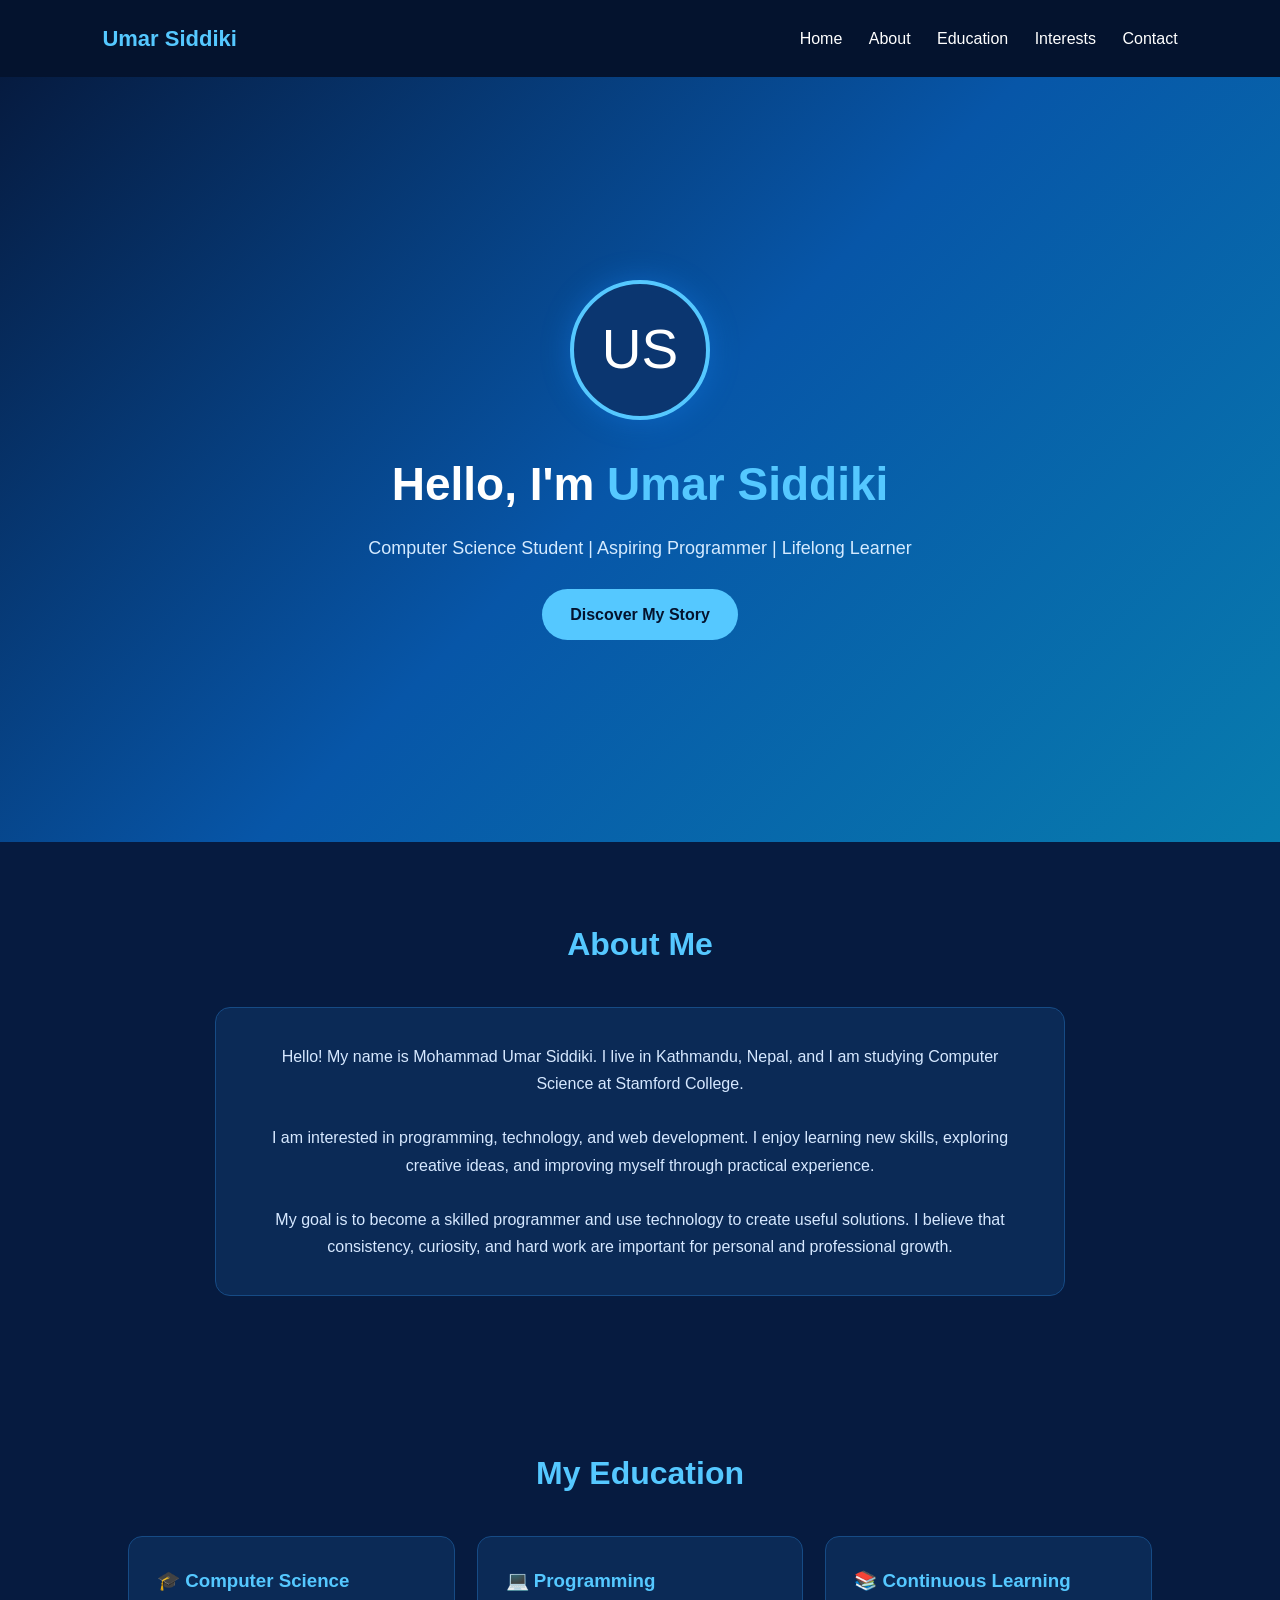
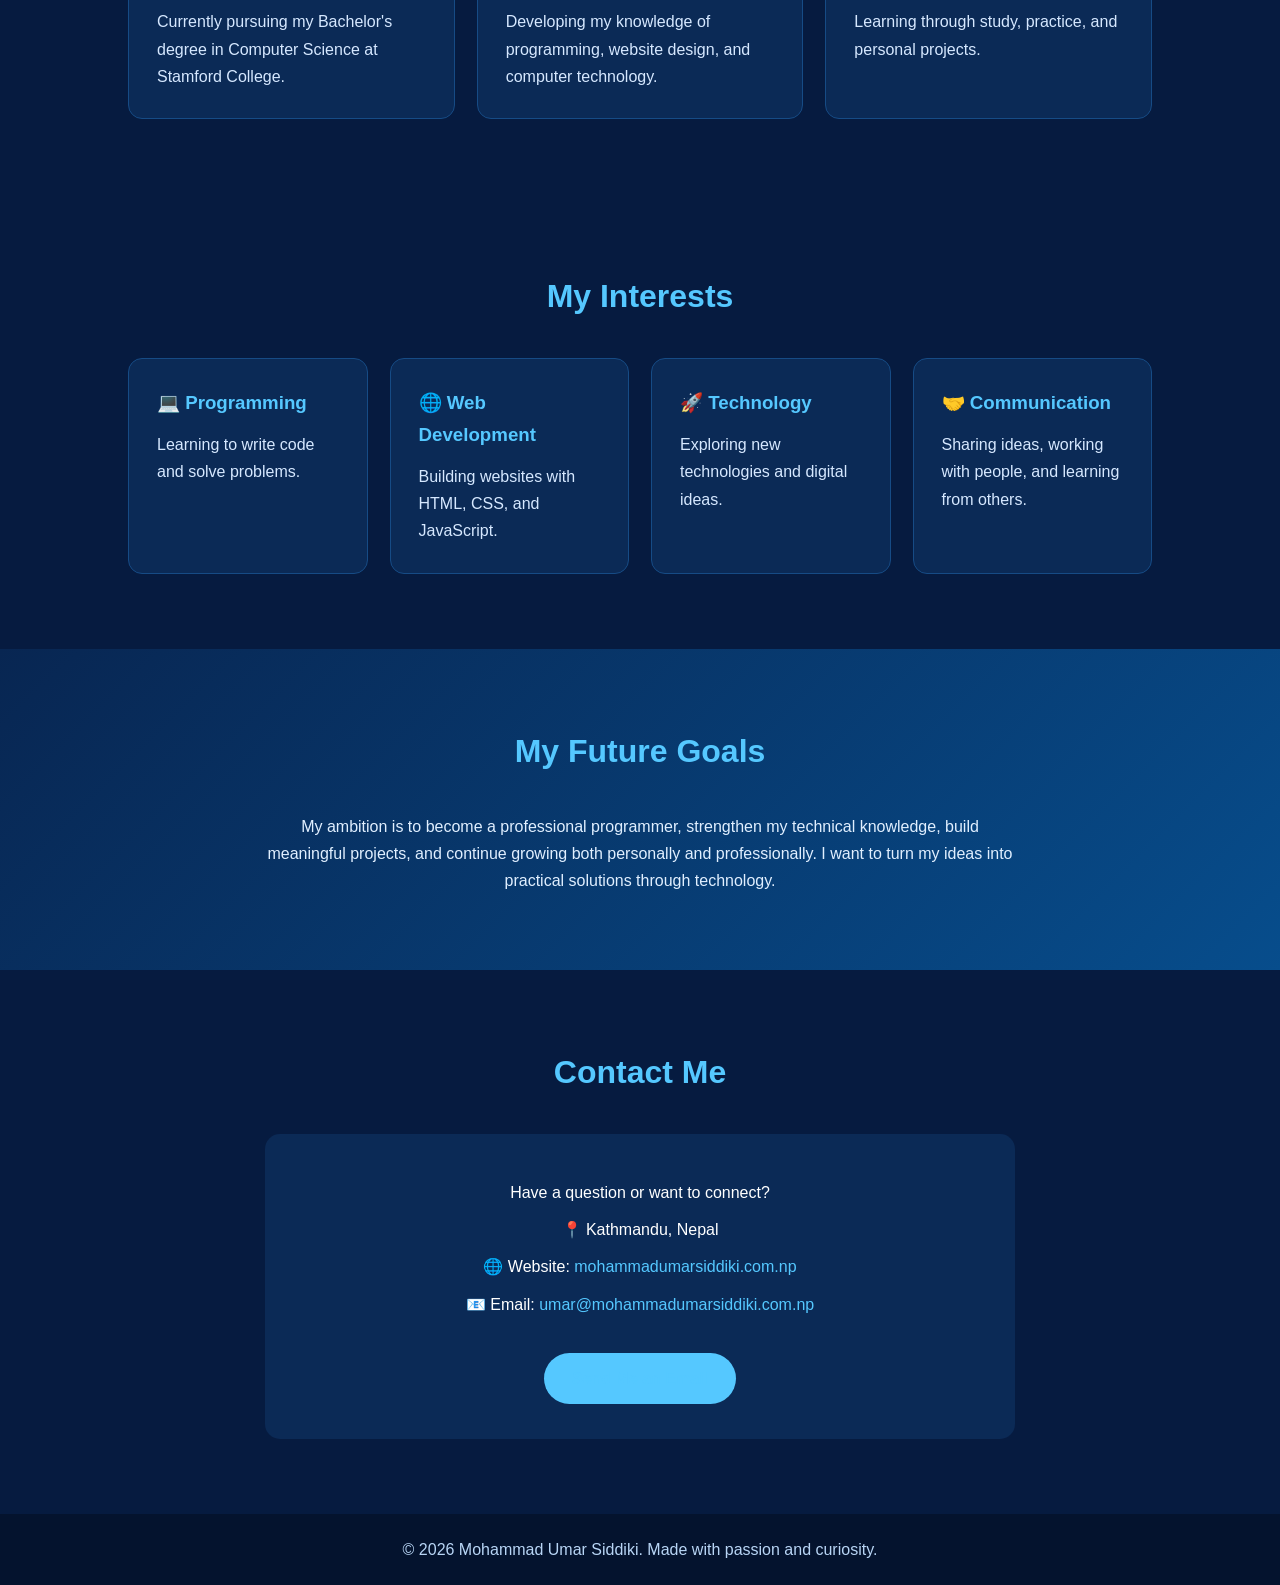
<file: Index.html>
<!DOCTYPE html>
<html lang="en">
<head>
    <meta charset="UTF-8">
    <meta name="viewport" content="width=device-width, initial-scale=1.0">

    <title>About Me | Mohammad Umar Siddiki</title>

    <style>
        * {
            margin: 0;
            padding: 0;
            box-sizing: border-box;
            scroll-behavior: smooth;
        }

        body {
            font-family: Arial, sans-serif;
            background: #061b40;
            color: white;
            line-height: 1.7;
        }

        /* Navigation */
        nav {
            display: flex;
            justify-content: space-between;
            align-items: center;
            padding: 20px 8%;
            background: #04132e;
            position: sticky;
            top: 0;
            z-index: 100;
        }

        .logo {
            color: #55c8ff;
            font-size: 22px;
            font-weight: bold;
        }

        nav a {
            color: white;
            text-decoration: none;
            margin-left: 22px;
            transition: 0.3s;
        }

        nav a:hover {
            color: #55c8ff;
        }

        /* Hero Section */
        .hero {
            min-height: 85vh;
            display: flex;
            flex-direction: column;
            justify-content: center;
            align-items: center;
            text-align: center;
            padding: 50px 20px;
            background: linear-gradient(135deg, #061b40, #0756a8, #087cae);
        }

        .profile {
            width: 140px;
            height: 140px;
            border: 4px solid #55c8ff;
            border-radius: 50%;
            display: flex;
            justify-content: center;
            align-items: center;
            background: #0b3670;
            font-size: 55px;
            margin-bottom: 25px;
            box-shadow: 0 0 30px #168bff55;
        }

        .hero h1 {
            font-size: 46px;
            margin-bottom: 10px;
        }

        .hero h1 span {
            color: #55c8ff;
        }

        .hero p {
            font-size: 18px;
            color: #d4eaff;
            max-width: 650px;
        }

        .button {
            display: inline-block;
            margin-top: 25px;
            padding: 12px 28px;
            background: #55c8ff;
            color: #04132e;
            text-decoration: none;
            font-weight: bold;
            border-radius: 30px;
            transition: 0.3s;
        }

        .button:hover {
            background: white;
            transform: translateY(-3px);
        }

        /* General Sections */
        section {
            padding: 75px 10%;
        }

        .section-title {
            font-size: 32px;
            color: #55c8ff;
            text-align: center;
            margin-bottom: 35px;
        }

        .about-box {
            max-width: 850px;
            margin: auto;
            background: #0b2a56;
            padding: 35px;
            border-radius: 15px;
            border: 1px solid #164b85;
            text-align: center;
        }

        .about-box p {
            color: #d6e8ff;
        }

        /* Cards */
        .cards {
            display: grid;
            grid-template-columns: repeat(auto-fit, minmax(220px, 1fr));
            gap: 22px;
        }

        .card {
            background: #0b2a56;
            padding: 28px;
            border-radius: 14px;
            border: 1px solid #164b85;
            transition: 0.3s;
        }

        .card:hover {
            transform: translateY(-7px);
            border-color: #55c8ff;
            box-shadow: 0 10px 25px #00000025;
        }

        .card h3 {
            color: #55c8ff;
            margin-bottom: 12px;
        }

        .card p {
            color: #d6e8ff;
        }

        /* Goals */
        .goals {
            background: linear-gradient(135deg, #082652, #074d8c);
            text-align: center;
        }

        .goals p {
            max-width: 750px;
            margin: auto;
            color: #e0efff;
        }

        /* Contact */
        .contact-box {
            text-align: center;
            background: #0b2a56;
            max-width: 750px;
            margin: auto;
            padding: 35px;
            border-radius: 15px;
        }

        .contact-box p {
            margin: 10px 0;
        }

        .contact-box a {
            color: #55c8ff;
            text-decoration: none;
        }

        /* Footer */
        footer {
            text-align: center;
            padding: 22px;
            background: #04132e;
            color: #b8d5f5;
        }

        /* Mobile */
        @media (max-width: 650px) {
            nav {
                flex-direction: column;
                gap: 12px;
            }

            nav a {
                margin: 0 7px;
                font-size: 14px;
            }

            .hero h1 {
                font-size: 32px;
            }

            .hero p {
                font-size: 16px;
            }

            section {
                padding: 55px 7%;
            }

            .about-box {
                padding: 25px;
            }
        }
    </style>
</head>

<body>

    <!-- Navigation -->
    <nav>
        <div class="logo">Umar Siddiki</div>

        <div>
            <a href="#home">Home</a>
            <a href="#about">About</a>
            <a href="#education">Education</a>
            <a href="#interests">Interests</a>
            <a href="#contact">Contact</a>
        </div>
    </nav>

    <!-- Home -->
    <header class="hero" id="home">
        <div class="profile">US</div>

        <h1>Hello, I'm <span>Umar Siddiki</span></h1>

        <p>
            Computer Science Student | Aspiring Programmer |
            Lifelong Learner
        </p>

        <a href="#about" class="button">Discover My Story</a>
    </header>

    <!-- About Me -->
    <section id="about">
        <h2 class="section-title">About Me</h2>

        <div class="about-box">
            <p>
                Hello! My name is Mohammad Umar Siddiki.
                I live in Kathmandu, Nepal, and I am studying
                Computer Science at Stamford College.
            </p>

            <br>

            <p>
                I am interested in programming, technology,
                and web development. I enjoy learning new skills,
                exploring creative ideas, and improving myself
                through practical experience.
            </p>

            <br>

            <p>
                My goal is to become a skilled programmer and
                use technology to create useful solutions.
                I believe that consistency, curiosity, and hard
                work are important for personal and professional growth.
            </p>
        </div>
    </section>

    <!-- Education -->
    <section id="education">
        <h2 class="section-title">My Education</h2>

        <div class="cards">
            <div class="card">
                <h3>🎓 Computer Science</h3>
                <p>
                    Currently pursuing my Bachelor's degree
                    in Computer Science at Stamford College.
                </p>
            </div>

            <div class="card">
                <h3>💻 Programming</h3>
                <p>
                    Developing my knowledge of programming,
                    website design, and computer technology.
                </p>
            </div>

            <div class="card">
                <h3>📚 Continuous Learning</h3>
                <p>
                    Learning through study, practice,
                    and personal projects.
                </p>
            </div>
        </div>
    </section>

    <!-- Interests -->
    <section id="interests">
        <h2 class="section-title">My Interests</h2>

        <div class="cards">
            <div class="card">
                <h3>💻 Programming</h3>
                <p>Learning to write code and solve problems.</p>
            </div>

            <div class="card">
                <h3>🌐 Web Development</h3>
                <p>Building websites with HTML, CSS, and JavaScript.</p>
            </div>

            <div class="card">
                <h3>🚀 Technology</h3>
                <p>Exploring new technologies and digital ideas.</p>
            </div>

            <div class="card">
                <h3>🤝 Communication</h3>
                <p>Sharing ideas, working with people, and learning from others.</p>
            </div>
        </div>
    </section>

    <!-- Goals -->
    <section class="goals" id="goals">
        <h2 class="section-title">My Future Goals</h2>

        <p>
            My ambition is to become a professional programmer,
            strengthen my technical knowledge, build meaningful
            projects, and continue growing both personally
            and professionally. I want to turn my ideas into
            practical solutions through technology.
        </p>
    </section>

    <!-- Contact -->
    <section id="contact">
        <h2 class="section-title">Contact Me</h2>

        <div class="contact-box">
            <p>Have a question or want to connect?</p>

            <p>
                📍 Kathmandu, Nepal
            </p>

            <p>
                🌐 Website:
                <a href="https://mohammadumarsiddiki.com.np">
                    mohammadumarsiddiki.com.np
                </a>
            </p>

            <p>
                📧 Email:
                <a href="mailto:umar@mohammadumarsiddiki.com.np">
                    umar@mohammadumarsiddiki.com.np
                </a>
            </p>

            <a href="mailto:umar@mohammadumarsiddiki.com.np"
               class="button">Send Me an Email</a>
        </div>
    </section>

    <!-- Footer -->
    <footer>
        <p>
            &copy; 2026 Mohammad Umar Siddiki.
            Made with passion and curiosity.
        </p>
    </footer>

</body>
</html>
</file>
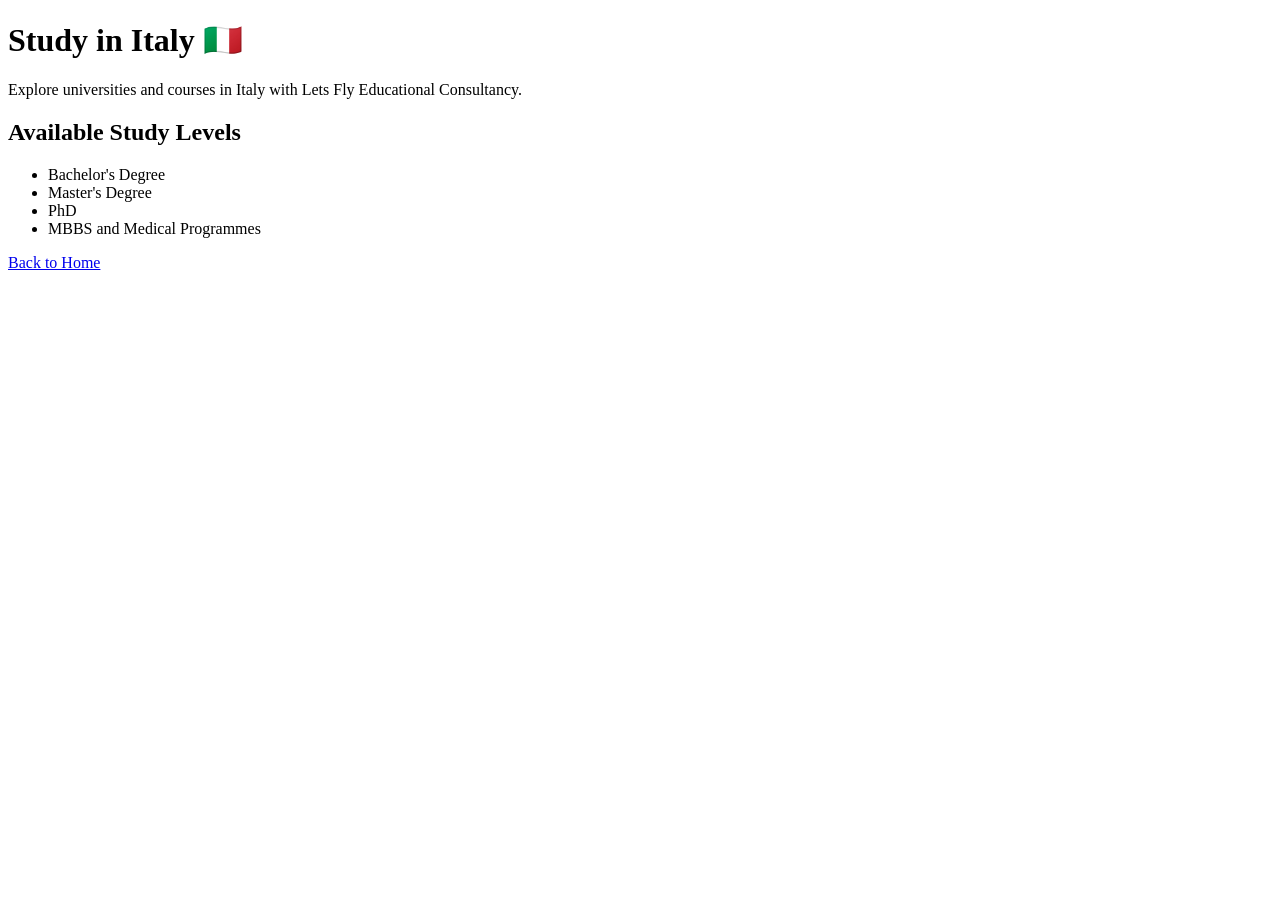
<file: countries/italy.html>
<!DOCTYPE html>
<html lang="en">
<head>
    <meta charset="UTF-8">
    <meta name="viewport" content="width=device-width, initial-scale=1.0">
    <title>Study in Italy | Lets Fly</title>
</head>
<body>

    <h1>Study in Italy 🇮🇹</h1>

    <p>Explore universities and courses in Italy with Lets Fly Educational Consultancy.</p>

    <h2>Available Study Levels</h2>

    <ul>
        <li>Bachelor's Degree</li>
        <li>Master's Degree</li>
        <li>PhD</li>
        <li>MBBS and Medical Programmes</li>
    </ul>

    <a href="../index.html">Back to Home</a>

</body>
</html>
</file>
